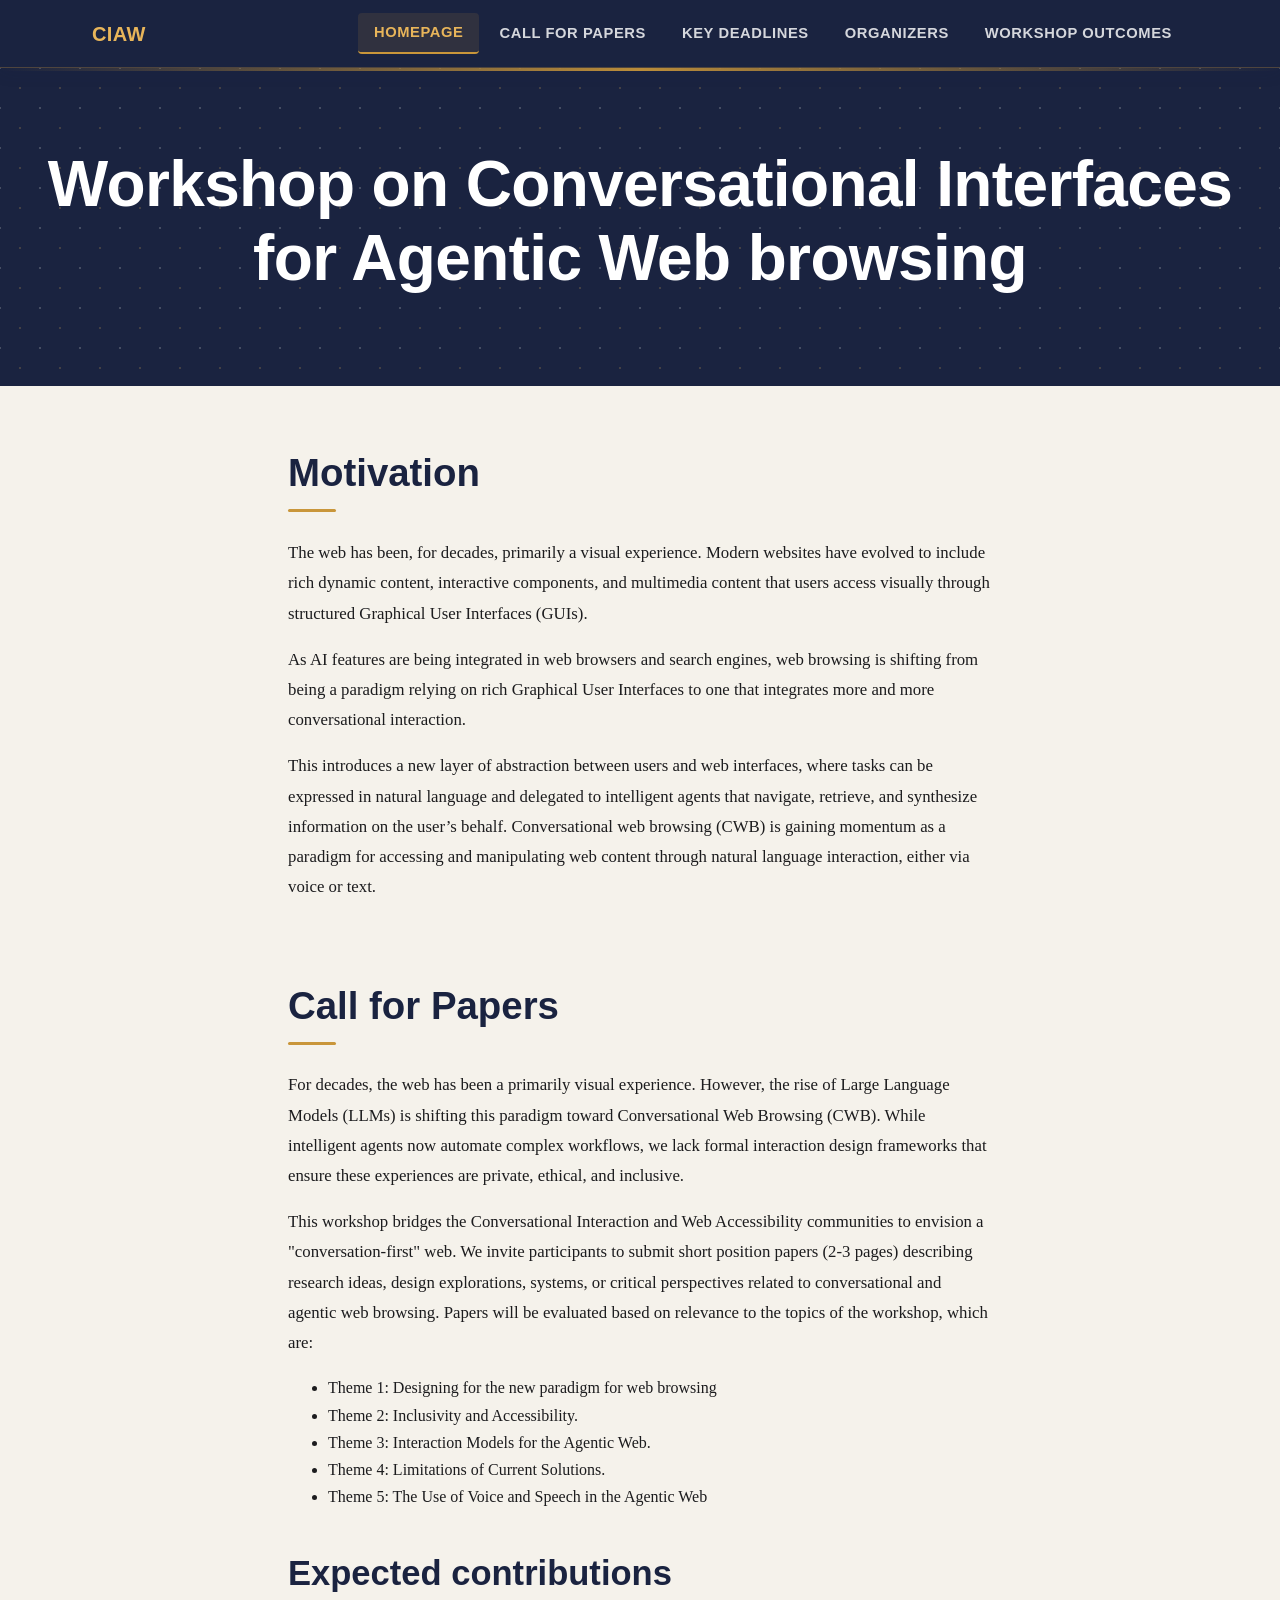
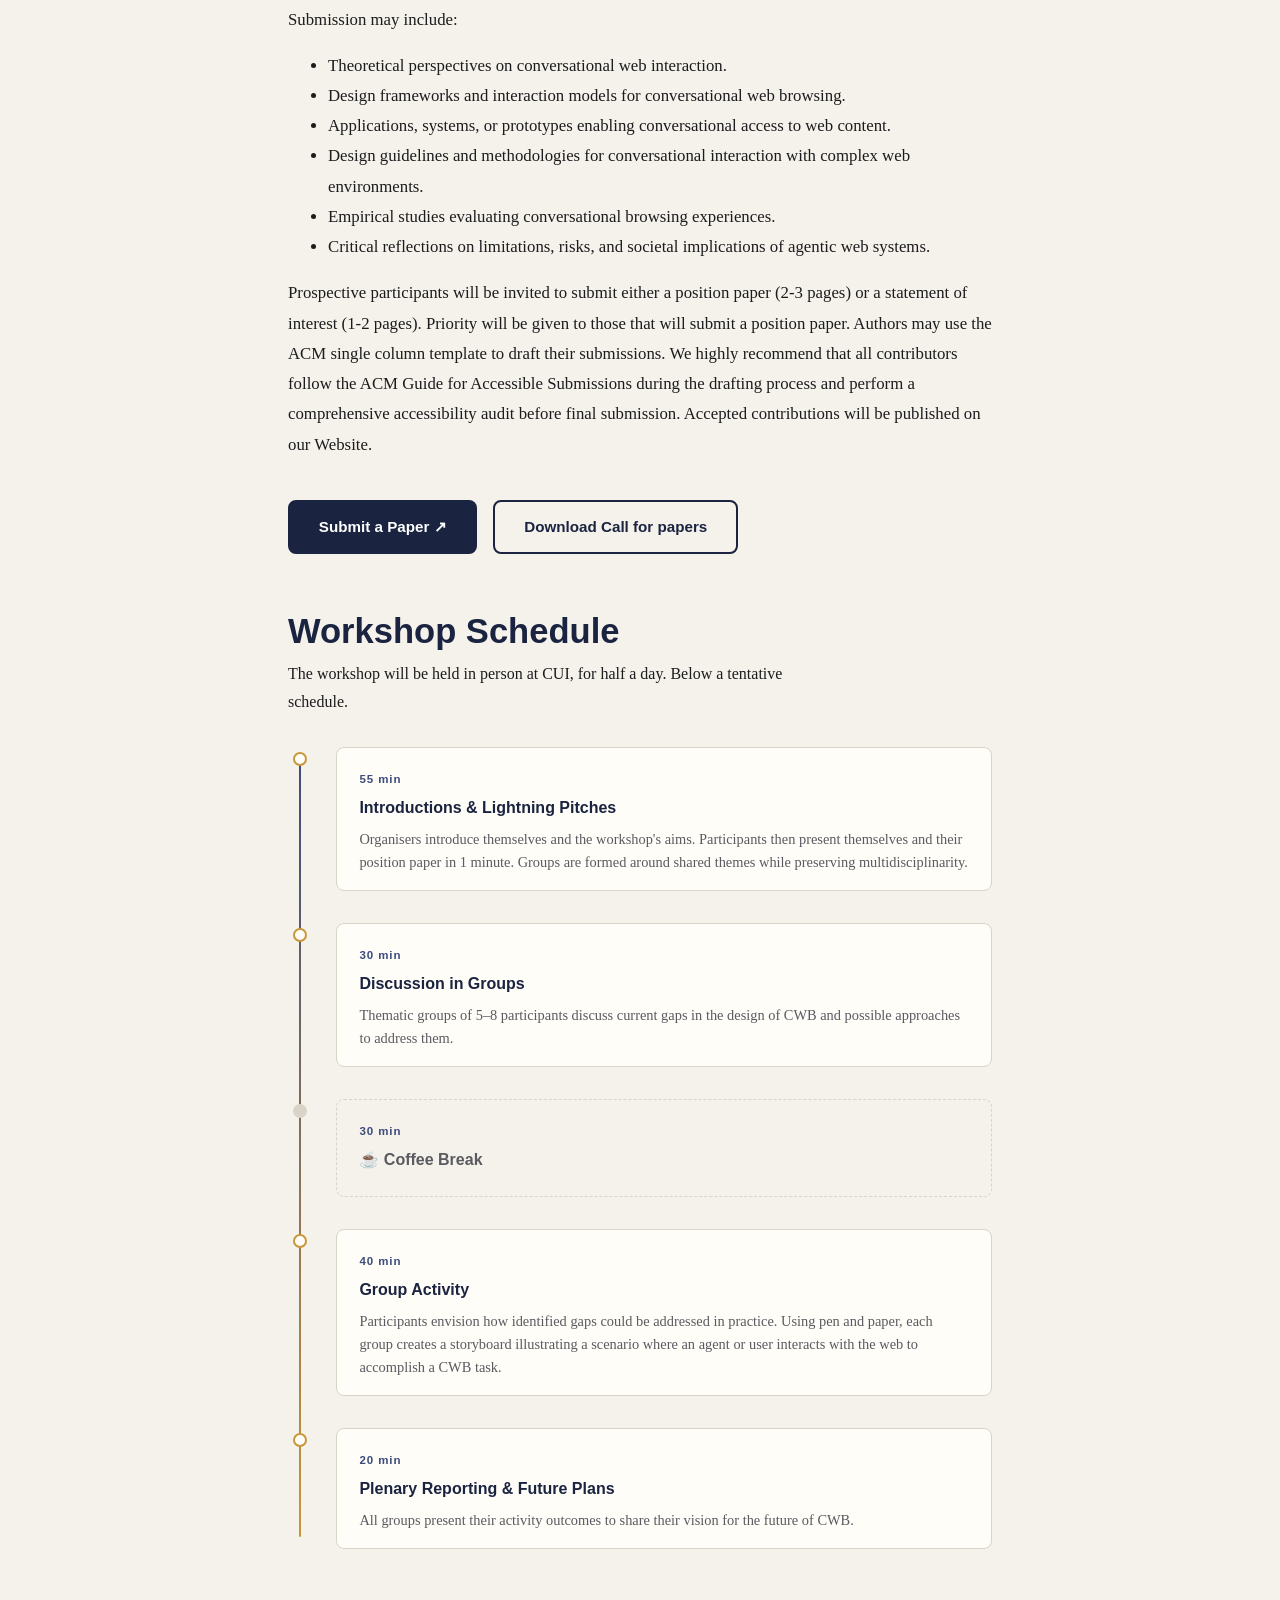
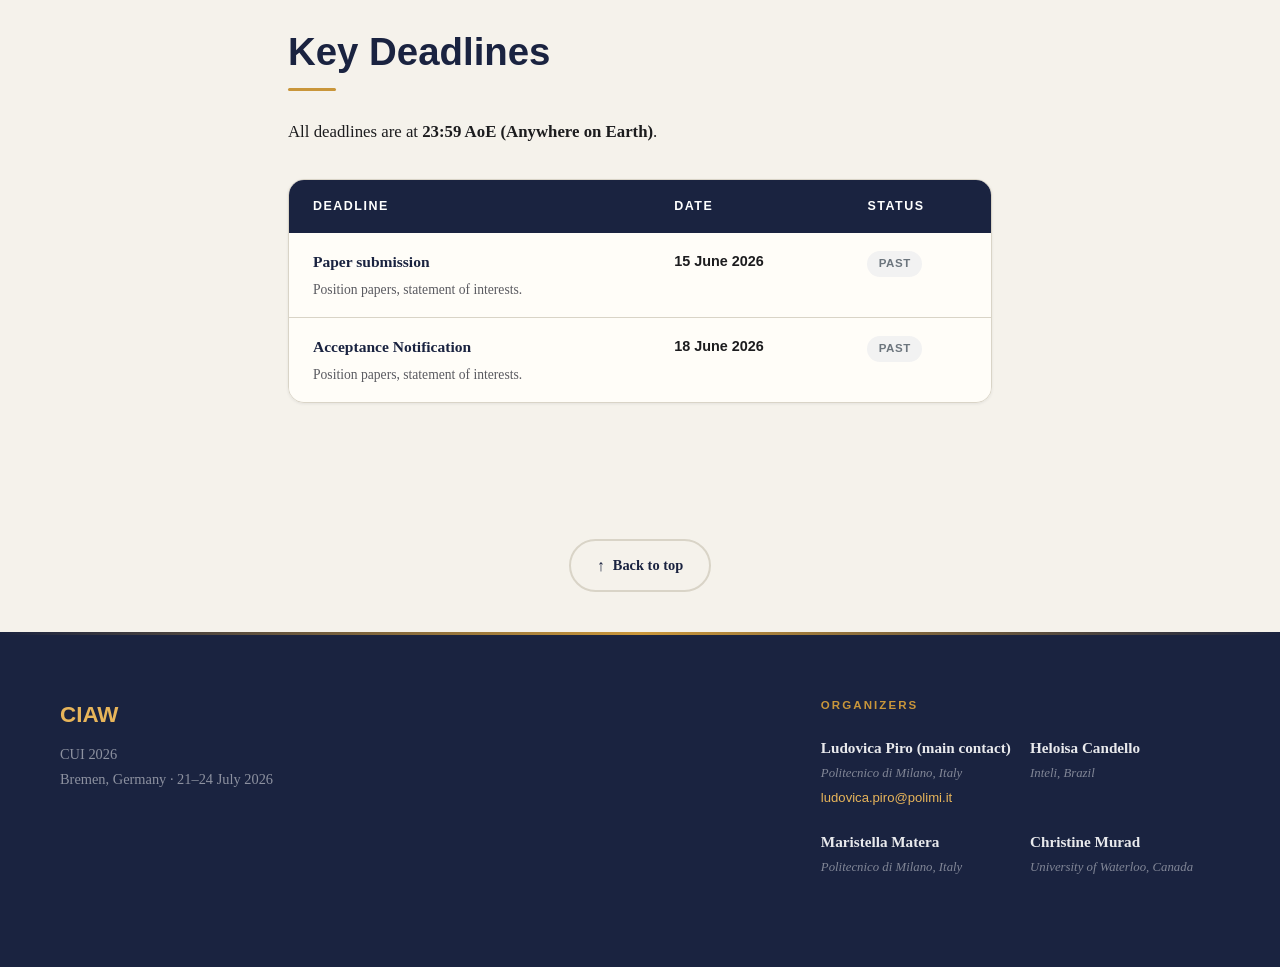
<file: index.html>
<!DOCTYPE html>
<html lang="en">
<head>
  <meta charset="UTF-8" />
  <meta name="viewport" content="width=device-width, initial-scale=1.0" />
  <meta name="description" content="This workshop aims to advance a research agenda for understanding how to design inclusive conversational web browsing, identifying key design challenges, opportunities, and open questions for the CUI community." />
  <title>Workshop on Conversational Interfaces for Agentic Web browsing</title>
  <link rel="stylesheet" href="./stylesheet.css" />
</head>

<body>

  <!-- ── Skip Navigation (WCAG 2.4.1) ─────────────────────────── -->
  <a class="skip-link" href="#main-content">Skip to main content</a>

  <!-- ── Top Navigation ──────────────────────────────────────────── -->
  <nav class="site-nav">
    <div class="nav-inner">

      <!-- Site Name / Logo -->
      <a class="site-name" href="#" aria-label="Workshop go to homepage">
        CIAW
      </a>

      <!-- Mobile Toggle -->
      <button
        class="nav-toggle"
        aria-controls="primary-nav-links"
        aria-expanded="false"
        aria-label="Toggle navigation menu"
        type="button"
      >
        <span class="icon-open"  aria-hidden="true">☰</span>
        <span class="icon-close" aria-hidden="true">✕</span>
      </button>

      <!-- Nav Links -->
      <ul class="nav-links" id="primary-nav-links" role="list">
        <li><a href="#" data-section="top">Homepage</a></li>
        <li><a href="#call-for-papers" data-section="call-for-papers">Call for papers</a></li>
        <li><a href="#key-deadlines" data-section="key-deadlines"> Key deadlines</a></li>
        <li><a href="organizers.html" data-page="organizers.html">Organizers</a></li>
        <li><a href="workshop_outcomes.html" data-page="workshop_outcomes.html">Workshop outcomes</a></li>
      </ul>

    </div>
  </nav>

  <!-- ── Hero Header ──────────────────────────────────────────────── -->
  <header class="site-header">
    <div class="header-inner">
       <!--<span class="header-eyebrow" aria-label="Conference edition">International Symposium · 2026 Edition</span>-->

      <h1 class="header-title">
        Workshop on Conversational Interfaces for Agentic Web browsing
      </h1>

      <!--<p class="header-subtitle">
        A premier venue for researchers and practitioners to share advances in interaction design,
        accessibility, and intelligent systems.
      </p>

      <div class="header-meta" aria-label="Event details">
        <span>15–17 September 2026</span>
        <span>Milan, Italy</span>
        <span>Hybrid Event</span>
      </div>-->
    </div>
  </header>

  <!-- ── Main Content ──────────────────────────────────────────────── -->
  <main id="main-content" class="site-main">

    <!-- ── Section 1: Motivation ─────────────────────────────────── -->
    <section
      id="motivation"
      class="content-section"
      aria-labelledby="motivation-heading"
    >
      <div class="section-header">
        
        <h2 class="section-title" id="motivation-heading">Motivation</h2>
      </div>

      <div class="motivation-text section-body">
        <p>
          The web has been, for decades, primarily a visual experience. Modern websites have evolved to include rich dynamic content, interactive components, and multimedia content that users access visually through structured Graphical User Interfaces (GUIs). 
        </p>
        <p>
          As AI features are being integrated in web browsers and search engines, web browsing is shifting from being a paradigm relying on rich Graphical User Interfaces to one that integrates more and more conversational interaction.
        </p>
        <p>
           This introduces a new layer of abstraction between users and web interfaces, where tasks can be expressed in natural language and delegated to intelligent agents that navigate, retrieve, and synthesize information on the user’s behalf. Conversational web browsing (CWB) is gaining momentum as a paradigm for accessing and manipulating web content through natural language interaction, either via voice or text.
        </p>
      </div>
<!--
      <aside class="motivation-highlight">
        <h3>
          Workshop Themes
        </h3>
        <p class="motivation-quote">
          <ul>
            <li>
              <p>
                Theme 1: Designing for the new paradigm for web browsing
              </p>
            </li>

            <li>
              <p>
                Theme 2: Inclusivity and Accessibility.
              </p>
            </li>

            <li>
              <p>
                Theme 3: Interaction Models for the Agentic Web.
              </p>
            </li>

            <li>
              <p>
                Theme 4: Limitations of Current Solutions.
              </p>
            </li>

            <li>
              <p>
                Theme 5: The Use of Voice and Speech in the Agentic Web
              </p>
            </li>

          </ul>

        </p>
      </aside>
      -->
    </section>

    <!-- ── Section 2: Call for Papers ────────────────────────────── -->
    <section
      id="call-for-papers"
      class="content-section"
      aria-labelledby="cfp-heading"
    >

      <h2 class="section-title" id="cfp-heading">Call for Papers</h2>

      <div class="section-body">
        <p>
          For decades, the web has been a primarily visual experience. However, the rise of Large Language Models (LLMs) is shifting this paradigm toward Conversational Web Browsing (CWB). While intelligent agents now automate complex workflows, we lack formal interaction design frameworks that ensure these experiences are private, ethical, and inclusive.
        </p>
        <p>
          This workshop bridges the Conversational Interaction and Web Accessibility communities to envision a "conversation-first" web. We invite participants to submit short position papers (2-3 pages) describing research ideas, design explorations, systems, or critical perspectives related to conversational and agentic web browsing. Papers will be evaluated based on relevance to the topics of the workshop, which are:
        </p>

      </div>
      <ul class="main-lists" >
        <li>
          <p>
              Theme 1: Designing for the new paradigm for web browsing
          </p>
        </li>

        <li>
          <p>
            Theme 2: Inclusivity and Accessibility.
          </p>
        </li>

        <li>
          <p>
            Theme 3: Interaction Models for the Agentic Web.
          </p>
        </li>

        <li>
          <p>
            Theme 4: Limitations of Current Solutions.
          </p>
        </li>

        <li>
          <p>
            Theme 5: The Use of Voice and Speech in the Agentic Web
          </p>
        </li>

      </ul>

      <div class="section-body">

      <h3 class="section-subtitle">Expected contributions</h3>

      <p>
        Submission may include:
      </p>

      <ul class="main-lists">
        <li>
          <p>
              Theoretical perspectives on conversational web interaction.
          </p>
        </li>

        <li>
          <p>
            Design frameworks and interaction models for conversational web browsing.
          </p>
        </li>

        <li>
          <p>
            Applications, systems, or prototypes enabling conversational access to web content.
          </p>
        </li>

        <li>
          <p>
            Design guidelines and methodologies for conversational interaction with complex web environments.
          </p>
        </li>

        <li>
          <p>
            Empirical studies evaluating conversational browsing experiences.
          </p>
        </li>

        <li>
          <p>
            Critical reflections on limitations, risks, and societal implications of agentic web systems.
          </p>
        </li>

      </ul>      

      <p>
        Prospective participants will be invited to submit either a position paper (2-3 pages) or a statement of interest (1-2 pages). Priority will be given to those that will submit a position paper. Authors may use the ACM single column template to draft their submissions. We highly recommend that all contributors follow the ACM Guide for Accessible Submissions during the drafting process and perform a comprehensive accessibility audit before final submission. Accepted contributions will be published on our Website.
      </p>
      </div>

      <div class="cfp-cta">
        <a href="https://forms.gle/n5X2YuXeFTySZSur6" class="btn-primary" aria-label="Submit a paper to the workshop" target="_blank">
          Submit a Paper ↗
        </a>

         <a class="btn-outline" href="CUI2026_workshop-2.pdf" download="call-workshop-agentic-browsing">Download Call for papers</a>

      </div>

            <!-- Workshop Schedule Timeline -->
      <div class="timeline-section" aria-labelledby="timeline-heading">
        <h3 id="timeline-heading" class="section-subtitle">Workshop Schedule</h3>
        <p class="timeline-intro">
          The workshop will be held in person at CUI, for half a day. Below a tentative schedule.
        </p>
 
        <ol class="timeline" aria-label="Workshop schedule">
 
          <li class="timeline-item">
            <div class="timeline-content">
              <span class="timeline-duration">55 min</span>
              <p class="timeline-title">Introductions &amp; Lightning Pitches</p>
              <p class="timeline-desc">
                Organisers introduce themselves and the workshop's aims. Participants then present
                themselves and their position paper in 1 minute. Groups are formed around shared themes
                while preserving multidisciplinarity.
              </p>
            </div>
          </li>
 
          <li class="timeline-item">
            <div class="timeline-content">
              <span class="timeline-duration">30 min</span>
              <p class="timeline-title">Discussion in Groups</p>
              <p class="timeline-desc">
                Thematic groups of 5–8 participants discuss current gaps in the design of CWB and
                possible approaches to address them.
              </p>
            </div>
          </li>
 
          <li class="timeline-item timeline-break">
            <div class="timeline-content">
              <span class="timeline-duration">30 min</span>
              <p class="timeline-title">☕ Coffee Break</p>
            </div>
          </li>
 
          <li class="timeline-item">
            <div class="timeline-content">
              <span class="timeline-duration">40 min</span>
              <p class="timeline-title">Group Activity</p>
              <p class="timeline-desc">
                Participants envision how identified gaps could be addressed in practice. Using pen
                and paper, each group creates a storyboard illustrating a scenario where an agent or
                user interacts with the web to accomplish a CWB task.
              </p>
            </div>
          </li>
 
          <li class="timeline-item">
            <div class="timeline-content">
              <span class="timeline-duration">20 min</span>
              <p class="timeline-title">Plenary Reporting &amp; Future Plans</p>
              <p class="timeline-desc">
                All groups present their activity outcomes to share their vision for the future of CWB.
              </p>
            </div>
          </li>
 
        </ol>
      </div>



         

    </section>

    <!-- ── Section 3: Key Deadlines ──────────────────────────────── -->
    <section
      id="key-deadlines"
      class="content-section"
      aria-labelledby="deadlines-heading"
    >

      <h2 class="section-title" id="deadlines-heading">Key Deadlines</h2>
        <div class="section-body">
          <p>
            All deadlines are at <strong>23:59 AoE (Anywhere on Earth)</strong>. 
          </p>
        </div>
<!--
      <div class="section-body">
        <ul>
          <li>
            <span class="topic-name">Submission deadline: </span> May 29th 2026
          </li>
          <li>
            <span class="topic-name">Acceptance Notification:</span> June 12th 2026
          </li>
        </ul>
      </div>-->

       <div class="deadlines-table-wrap" role="region" aria-label="Conference deadlines table" tabindex="0">
        <table class="deadlines-table">
          <caption>Key dates and deadlines for Symposium 2026 submissions and notifications</caption>
          <thead>
            <tr>
              <th scope="col">Deadline</th>
              <th scope="col">Date</th>
              <th scope="col">Status</th>
            </tr>
          </thead>
          <tbody>
            <tr>
              <td>
                <p class="deadline-event">Paper submission</p>
                <p class="deadline-note">Position papers, statement of interests.</p>
              </td>
              <td class="deadline-date">15 June 2026</td>
              <td><span class="badge badge-closed">past</span></td>
            </tr>
            <tr>
              <td>
                <p class="deadline-event">Acceptance Notification</p>
                <p class="deadline-note">Position papers, statement of interests.</p>
              </td>
              <td class="deadline-date">18 June 2026</td>
              <td><span class="badge badge-closed">past</span></td>
            </tr>
          </tbody>
        </table>
      </div>

    </section>

  </main>
  <!-- ── Back to Top ─────────────────────────────────────────────── -->
  <div class="back-to-top-wrap">
    <a class="back-to-top" href="#" aria-label="Back to top of page">
      <span class="back-to-top-arrow" aria-hidden="true">↑</span>
      Back to top
    </a>
  </div>


  <!-- ── Footer ──────────────────────────────────────────────────── -->
  <footer class="site-footer" id="contacts-section" role="contentinfo">
    <div class="footer-inner">

      <div class="footer-top">

        <!-- Branding -->
        <div class="footer-brand">
          <p class="footer-brand-name">CIAW</p>
          <p class="footer-brand-desc">
            CUI 2026<br>
            Bremen, Germany · 21–24 July 2026
          </p>
        </div>

        <!-- Contacts -->
        <address>
          <p class="footer-contacts-title">Organizers</p>
          <ul class="contacts-list" role="list">

            <li class="contact-item">
              <span class="contact-name">Ludovica Piro <strong>(main contact)</strong></span>
              <span class="contact-role">Politecnico di Milano, Italy</span>
              <a class="contact-email" href="mailto:ludovica.piro@polimi.it">
                ludovica.piro@polimi.it
              </a>
            </li>

             <li class="contact-item">
              <span class="contact-name">Heloisa Candello</span>
              <span class="contact-role">Inteli, Brazil</span>
             <!--  <a class="contact-email" href="mailto:heloisacsp@gmail.com">
                heloisacsp@gmail.com
              </a> -->
            </li>

            <li class="contact-item">
              <span class="contact-name">Maristella Matera</span>
              <span class="contact-role">Politecnico di Milano, Italy</span>
             <!--  <a class="contact-email" href="mailto:maristella.matera@polimi.it">
                maristella.matera@polimi.it
              </a> -->
            </li>

            <li class="contact-item">
              <span class="contact-name">Christine Murad</span>
              <span class="contact-role">University of Waterloo, Canada</span>
             <!--  <a class="contact-email" href="mailto:c2murad@uwaterloo.ca">
                c2murad@uwaterloo.ca
              </a> -->
            </li>

          </ul>
        </address>

      </div>

    </div>
  </footer>

  <!-- ── Accessible Mobile Nav Script ──────────────────────────── -->
  <script>
    (function () {
      const toggle = document.querySelector('.nav-toggle');
      const navLinks = document.getElementById('primary-nav-links');

      if (!toggle || !navLinks) return;

      toggle.addEventListener('click', function () {
        const expanded = this.getAttribute('aria-expanded') === 'true';
        this.setAttribute('aria-expanded', String(!expanded));
        navLinks.classList.toggle('is-open', !expanded);
      });

      // Close menu on Escape
      document.addEventListener('keydown', function (e) {
        if (e.key === 'Escape' && navLinks.classList.contains('is-open')) {
          toggle.setAttribute('aria-expanded', 'false');
          navLinks.classList.remove('is-open');
          toggle.focus();
        }
      });

      // Close menu when a link is clicked (mobile)
      navLinks.querySelectorAll('a').forEach(function (link) {
        link.addEventListener('click', function () {
          toggle.setAttribute('aria-expanded', 'false');
          navLinks.classList.remove('is-open');
        });
      });
    })();

        // ── Active nav link via IntersectionObserver ──────────────────
    (function () {
      const links = document.querySelectorAll('#primary-nav-links a[data-section]');
 
      function setActive(sectionId) {
        links.forEach(function (link) {
          const isCurrent = link.dataset.section === sectionId;
          if (isCurrent) {
            link.setAttribute('aria-current', 'page');
          } else {
            link.removeAttribute('aria-current');
          }
        });
      }
 
      // Map section IDs to nav link data-section values
      const sections = [
        { id: 'organizers', nav: 'organizers' },
        { id: 'call-for-papers',  nav: 'call-for-papers'  },
        { id: 'accepted-papers',  nav: 'accepted-papers'  },
        { id: 'key-deadlines',  nav: 'key-deadlines'  },
      ];
 
      const observers = [];
 
      sections.forEach(function (s) {
        const el = document.getElementById(s.id);
        if (!el) return;
 
        const observer = new IntersectionObserver(function (entries) {
          entries.forEach(function (entry) {
            if (entry.isIntersecting) setActive(s.nav);
          });
        }, { threshold: 0.25 });
 
        observer.observe(el);
        observers.push(observer);
      });
 
      // Fall back to Homepage when scrolled near the top
      const topObserver = new IntersectionObserver(function (entries) {
        entries.forEach(function (entry) {
          if (entry.isIntersecting) setActive('top');
        });
      }, { threshold: 0.1 });
 
      const header = document.querySelector('.site-header');
      if (header) topObserver.observe(header);
 
      // Set initial state
      setActive('top');
    })();

   /*  (function () {
  const links = document.querySelectorAll('#primary-nav-links a[data-page]');

  function setActiveFromURL() {
    const currentPage = window.location.pathname.split('/').pop() || 'index.html';
    links.forEach(function (link) {
      if (link.getAttribute('data-page') === currentPage) {
        link.setAttribute('aria-current', 'page');
      } else {
        link.removeAttribute('aria-current');
      }
    });
  }

  setActiveFromURL();
  window.addEventListener('popstate', setActiveFromURL);
})(); */

  </script>

</body>
</html>
</file>
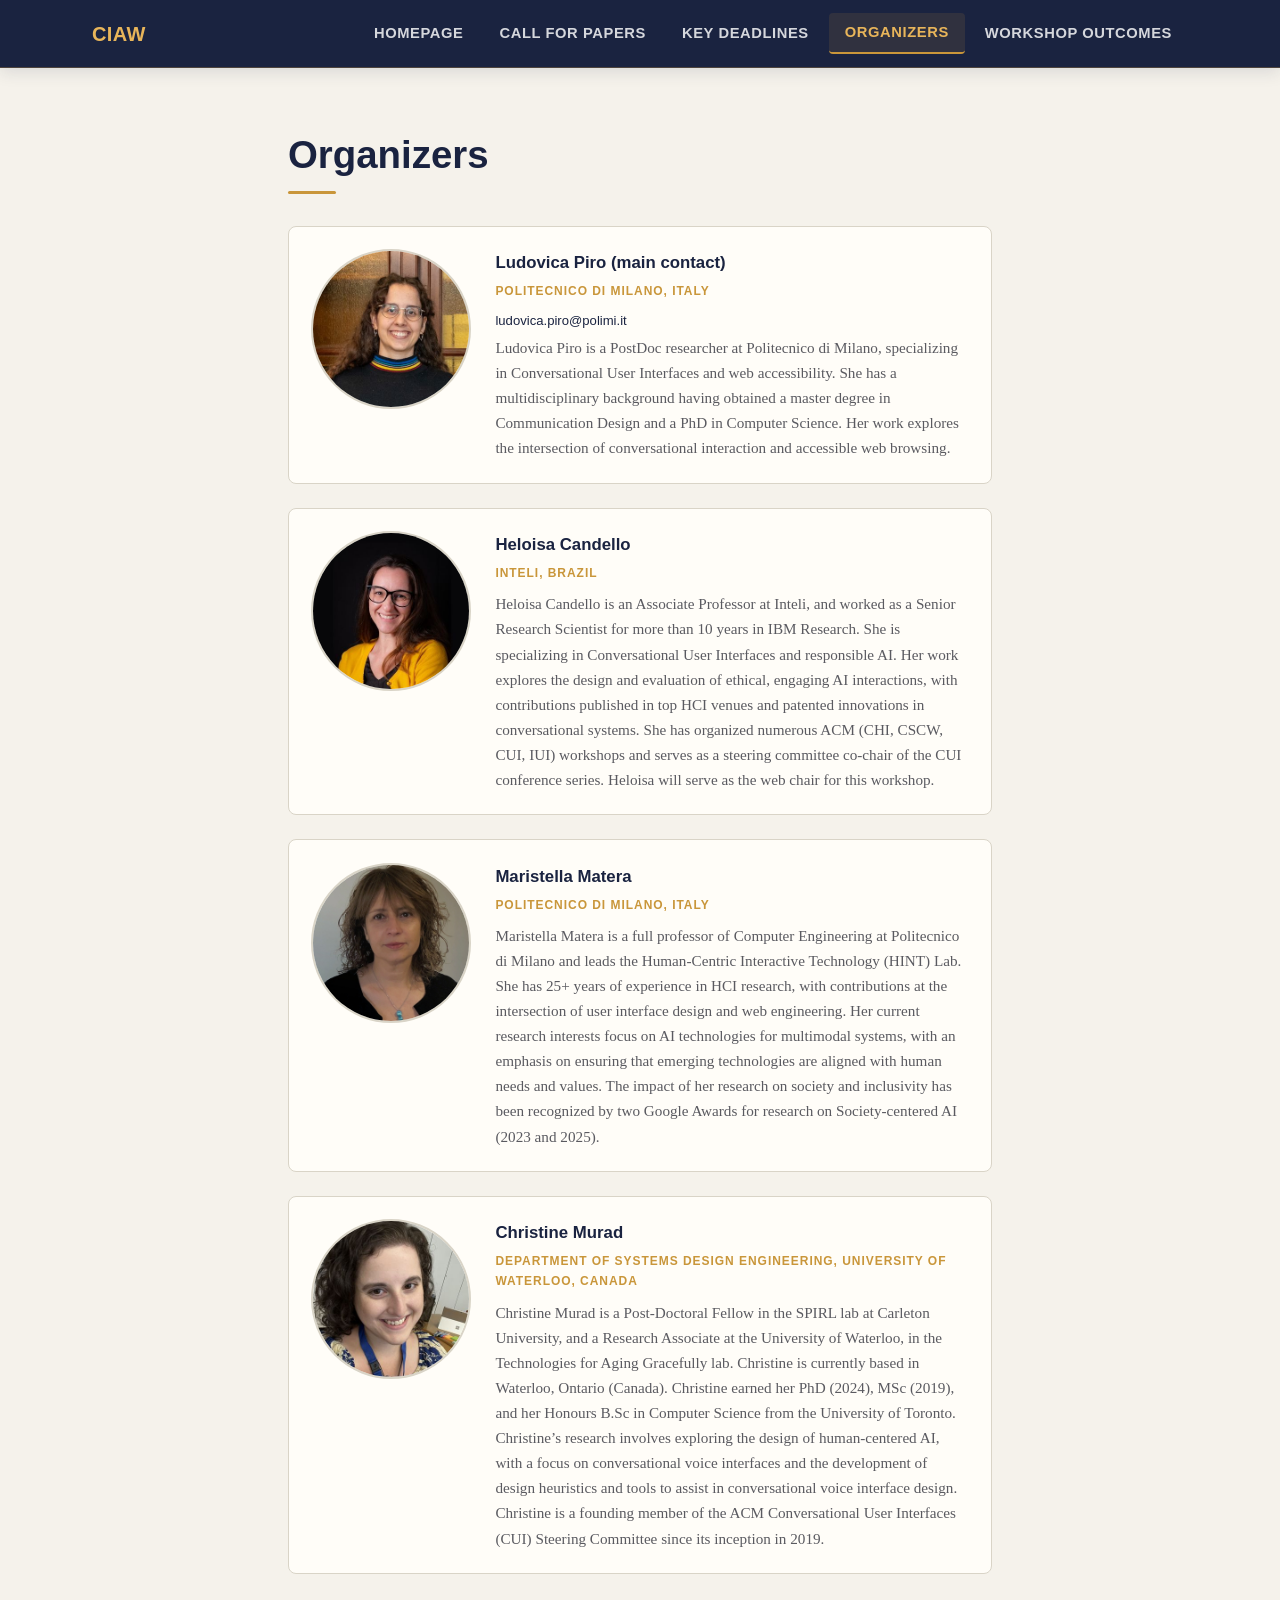
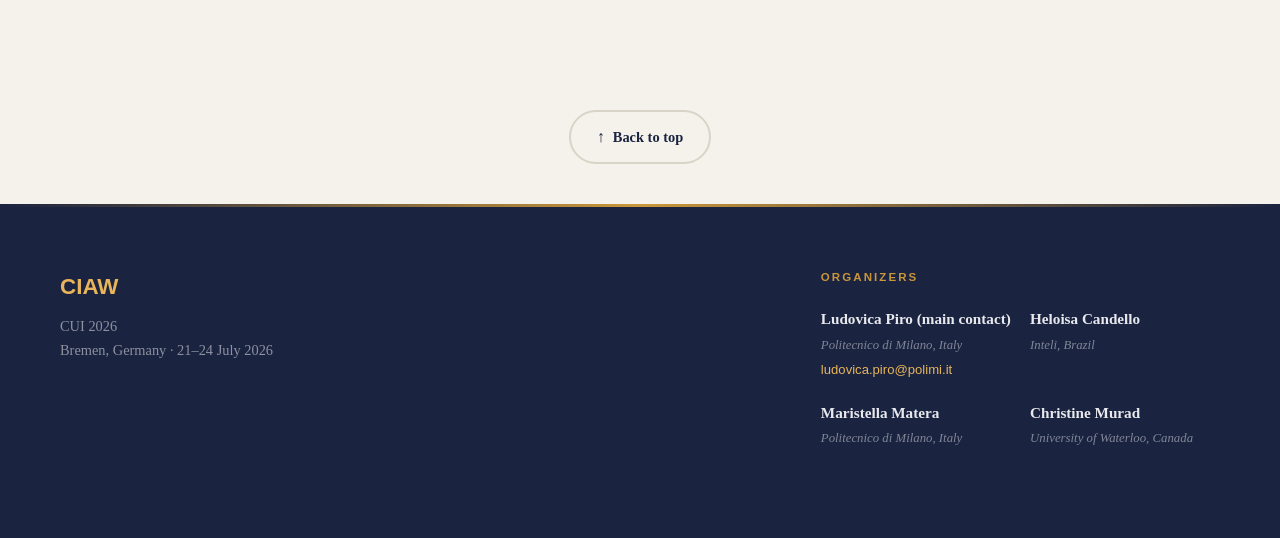
<file: organizers.html>
<!DOCTYPE html>
<html lang="en">
<head>
  <meta charset="UTF-8" />
  <meta name="viewport" content="width=device-width, initial-scale=1.0" />
  <meta name="description" content="This workshop aims to advance a research agenda for understanding how to design inclusive conversational web browsing, identifying key design challenges, opportunities, and open questions for the CUI community." />
  <title>Workshop organizers</title>
  <link rel="stylesheet" href="./stylesheet.css" />
</head>

<body>

  <!-- ── Skip Navigation (WCAG 2.4.1) ─────────────────────────── -->
  <a class="skip-link" href="#main-content">Skip to main content</a>

  <!-- ── Top Navigation ──────────────────────────────────────────── -->
  <nav class="site-nav">
    <div class="nav-inner">

      <!-- Site Name / Logo -->
      <a class="site-name" href="index.html" aria-label="Go to homepage">
        CIAW
      </a>

      <!-- Mobile Toggle -->
      <button
        class="nav-toggle"
        aria-controls="primary-nav-links"
        aria-expanded="false"
        aria-label="Toggle navigation menu"
        type="button"
      >
        <span class="icon-open"  aria-hidden="true">☰</span>
        <span class="icon-close" aria-hidden="true">✕</span>
      </button>

      <!-- Nav Links -->
      <ul class="nav-links" id="primary-nav-links" role="list">
        <li><a href="index.html" data-section="top">Homepage</a></li>
        <li><a href="index.html#call-for-papers" data-section="call-for-papers">Call for papers</a></li>
        <li><a href="index.html#key-deadlines" data-section="key-deadlines"> Key deadlines</a></li>
        <li><a href="organizers.html" data-page="organizers.html">Organizers</a></li>
        <li><a href="workshop_outcomes.html" data-page="workshop_outcomes.html">Workshop outcomes</a></li>
      </ul>

    </div>
  </nav>

  <!-- ── Main Content ──────────────────────────────────────────────── -->
  <main id="main-content" class="site-main">
    
    <section
  id="organizers"
  class="content-section"
  aria-labelledby="organizers-heading"
>
<!--   <p class="section-label" aria-hidden="true">04 — The team</p> -->
  <h2 class="section-title" id="organizers-heading">Organizers</h2>

  <ul class="organizers-list" role="list">
    <li class="organizer-card">
      <img
        class="organizer-avatar"
        src="./images/Piro.JPEG"
        alt=""
        aria-hidden="true"
        width="80"
        height="80"
      >
      <div class="organizer-info">
        <p class="organizer-name">Ludovica Piro (main contact)</p>
        <p class="organizer-role">Politecnico di Milano, Italy</p>
        <a id="main-contact" href="mailto:ludovica.piro@polimi.it">
                ludovica.piro@polimi.it
              </a>
        <p class="organizer-bio">Ludovica Piro is a PostDoc researcher at Politecnico di Milano, specializing in Conversational User Interfaces and web accessibility. She has a multidisciplinary background having obtained a master degree in Communication Design and a PhD in Computer Science. Her work explores the intersection of conversational interaction and accessible web browsing.</p>
      </div>
    </li>

    <li class="organizer-card">
      <img
        class="organizer-avatar"
        src="./images/Candello.JPEG"
        alt=""
        aria-hidden="true"
        width="80"
        height="80"
      >
      <div class="organizer-info">
        <p class="organizer-name">Heloisa Candello</p>
        <p class="organizer-role">Inteli, Brazil</p>
        <p class="organizer-bio">Heloisa Candello is an Associate Professor at Inteli, and worked as a Senior Research Scientist for more than 10 years in IBM Research. She is specializing in Conversational User Interfaces and responsible AI. Her work explores the design and evaluation of ethical, engaging AI interactions, with contributions published in top HCI venues and patented innovations in conversational systems. She has organized numerous ACM (CHI, CSCW, CUI, IUI) workshops and serves as a steering committee co-chair of the CUI conference series. Heloisa will serve as the web chair for this workshop.</p>
      </div>
    </li>

    <li class="organizer-card">

         <img
        class="organizer-avatar"
        src="./images/Matera.JPEG"
        alt=""
        aria-hidden="true"
        width="80"
        height="80"
      >

        <div class="organizer-info">
            <p class="organizer-name">Maristella Matera</p>
            <p class="organizer-role">Politecnico di Milano, Italy</p>
            <p class="organizer-bio">Maristella Matera is a full professor of Computer Engineering at Politecnico di Milano and leads the Human-Centric Interactive Technology (HINT) Lab. She has 25+ years of experience in HCI research, with contributions at the intersection of user interface design and web engineering. Her current research interests focus on AI technologies for multimodal systems, with an emphasis on ensuring that emerging technologies are aligned with human needs and values. The impact of her research on society and inclusivity has been recognized by two Google Awards for research on Society-centered AI (2023 and 2025).</p>
          </div>
    </li>

    <li class="organizer-card">
      <img
        class="organizer-avatar"
        src="./images/Murad.JPEG"
        alt=""
        aria-hidden="true"
        width="80"
        height="80"
      >
      <div class="organizer-info">
        <p class="organizer-name">Christine Murad</p>
        <p class="organizer-role">Department of Systems Design Engineering, University of Waterloo, Canada</p>
        <p class="organizer-bio">Christine Murad is a Post-Doctoral Fellow in the SPIRL lab at Carleton University, and a Research Associate at the University of Waterloo, in the Technologies for Aging Gracefully lab. Christine is currently based in Waterloo, Ontario (Canada). Christine earned her PhD (2024), MSc (2019), and her Honours B.Sc in Computer Science from the University of Toronto. Christine’s research involves exploring the design of human-centered AI, with a focus on conversational voice interfaces and the development of design heuristics and tools to assist in conversational voice interface design. Christine is a founding member of the ACM Conversational User Interfaces (CUI) Steering Committee since its inception in 2019.</p>
      </div>
    </li>


    <!-- repeat for each organizer -->

  </ul>
</section>

  </main>

    <!-- ── Back to Top ─────────────────────────────────────────────── -->
  <div class="back-to-top-wrap">
    <a class="back-to-top" href="#" aria-label="Back to top of page">
      <span class="back-to-top-arrow" aria-hidden="true">↑</span>
      Back to top
    </a>
  </div>


  <!-- ── Footer ──────────────────────────────────────────────────── -->
  <footer class="site-footer" id="contacts-section" role="contentinfo">
    <div class="footer-inner">

      <div class="footer-top">

        <!-- Branding -->
        <div class="footer-brand">
          <p class="footer-brand-name">CIAW</p>
          <p class="footer-brand-desc">
            CUI 2026<br>
            Bremen, Germany · 21–24 July 2026
          </p>
        </div>

        <!-- Contacts -->
        <address>
          <p class="footer-contacts-title">Organizers</p>
          <ul class="contacts-list" role="list">

            <li class="contact-item">
              <span class="contact-name">Ludovica Piro <strong>(main contact)</strong></span>
              <span class="contact-role">Politecnico di Milano, Italy</span>
              <a class="contact-email" href="mailto:ludovica.piro@polimi.it">
                ludovica.piro@polimi.it
              </a>
            </li>

             <li class="contact-item">
              <span class="contact-name">Heloisa Candello</span>
              <span class="contact-role">Inteli, Brazil</span>
             <!--  <a class="contact-email" href="mailto:heloisacsp@gmail.com">
                heloisacsp@gmail.com
              </a> -->
            </li>

            <li class="contact-item">
              <span class="contact-name">Maristella Matera</span>
              <span class="contact-role">Politecnico di Milano, Italy</span>
             <!--  <a class="contact-email" href="mailto:maristella.matera@polimi.it">
                maristella.matera@polimi.it
              </a> -->
            </li>

            <li class="contact-item">
              <span class="contact-name">Christine Murad</span>
              <span class="contact-role">University of Waterloo, Canada</span>
             <!--  <a class="contact-email" href="mailto:c2murad@uwaterloo.ca">
                c2murad@uwaterloo.ca
              </a> -->
            </li>

          </ul>
        </address>

      </div>

    </div>
  </footer>


   <!-- ── Accessible Mobile Nav Script ──────────────────────────── -->
  <script>
    (function () {
      const toggle = document.querySelector('.nav-toggle');
      const navLinks = document.getElementById('primary-nav-links');

      if (!toggle || !navLinks) return;

      toggle.addEventListener('click', function () {
        const expanded = this.getAttribute('aria-expanded') === 'true';
        this.setAttribute('aria-expanded', String(!expanded));
        navLinks.classList.toggle('is-open', !expanded);
      });

      // Close menu on Escape
      document.addEventListener('keydown', function (e) {
        if (e.key === 'Escape' && navLinks.classList.contains('is-open')) {
          toggle.setAttribute('aria-expanded', 'false');
          navLinks.classList.remove('is-open');
          toggle.focus();
        }
      });

      // Close menu when a link is clicked (mobile)
      navLinks.querySelectorAll('a').forEach(function (link) {
        link.addEventListener('click', function () {
          toggle.setAttribute('aria-expanded', 'false');
          navLinks.classList.remove('is-open');
        });
      });
    })();

        // ── Active nav link ──────────────────

    (function () {
  const links = document.querySelectorAll('#primary-nav-links a[data-page]');

  function setActiveFromURL() {
    const currentPage = window.location.pathname.split('/').pop() || 'index.html';
    links.forEach(function (link) {
      if (link.getAttribute('data-page') === currentPage) {
        link.setAttribute('aria-current', 'page');
      } else {
        link.removeAttribute('aria-current');
      }
    });
  }

  setActiveFromURL();
  window.addEventListener('popstate', setActiveFromURL);
})();

  </script>

</body>
</html>
</file>
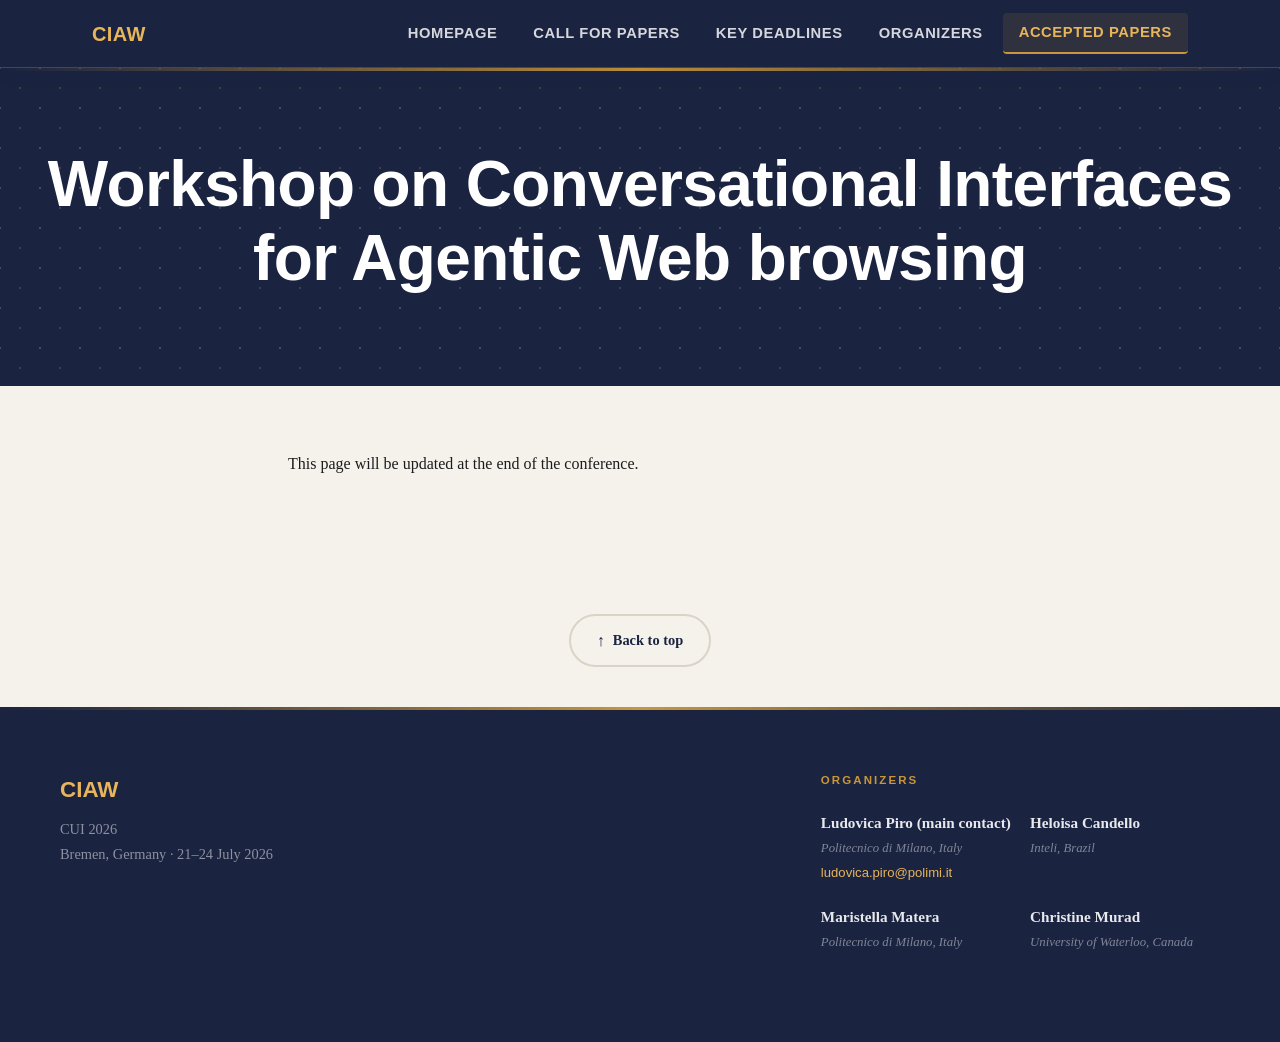
<file: procedings.html>
<!DOCTYPE html>
<html lang="en">
<head>
  <meta charset="UTF-8" />
  <meta name="viewport" content="width=device-width, initial-scale=1.0" />
  <meta name="description" content="This workshop aims to advance a research agenda for understanding how to design inclusive conversational web browsing, identifying key design challenges, opportunities, and open questions for the CUI community." />
  <title>Workshop proceedings</title>
  <link rel="stylesheet" href="./stylesheet.css" />
</head>

<body>

  <!-- ── Skip Navigation (WCAG 2.4.1) ─────────────────────────── -->
  <a class="skip-link" href="#main-content">Skip to main content</a>

  <!-- ── Top Navigation ──────────────────────────────────────────── -->
  <nav class="site-nav">
    <div class="nav-inner">

      <!-- Site Name / Logo -->
      <a class="site-name" href="index.html" aria-label="Go to homepage">
        CIAW
      </a>

      <!-- Mobile Toggle -->
      <button
        class="nav-toggle"
        aria-controls="primary-nav-links"
        aria-expanded="false"
        aria-label="Toggle navigation menu"
        type="button"
      >
        <span class="icon-open"  aria-hidden="true">☰</span>
        <span class="icon-close" aria-hidden="true">✕</span>
      </button>

      <!-- Nav Links -->
      <ul class="nav-links" id="primary-nav-links" role="list">
        <li><a href="index.html" data-section="top">Homepage</a></li>
        <li><a href="index.html#call-for-papers" data-section="call-for-papers">Call for papers</a></li>
        <li><a href="index.html#key-deadlines" data-section="key-deadlines"> Key deadlines</a></li>
        <li><a href="organizers.html" data-page="organizers.html">Organizers</a></li>
        <li><a href="procedings.html" data-page="procedings.html">Accepted papers</a></li>
      </ul>

    </div>
  </nav>

  <!-- ── Hero Header ──────────────────────────────────────────────── -->
  <header class="site-header">
    <div class="header-inner">
       <!--<span class="header-eyebrow" aria-label="Conference edition">International Symposium · 2026 Edition</span>-->

      <h1 class="header-title">
        Workshop on Conversational Interfaces for Agentic Web browsing
      </h1>

      <!--<p class="header-subtitle">
        A premier venue for researchers and practitioners to share advances in interaction design,
        accessibility, and intelligent systems.
      </p>

      <div class="header-meta" aria-label="Event details">
        <span>15–17 September 2026</span>
        <span>Milan, Italy</span>
        <span>Hybrid Event</span>
      </div>-->
    </div>
  </header>

  <!-- ── Main Content ──────────────────────────────────────────────── -->
  <main id="main-content" class="site-main">
    <section id="accepted-papers">
       <p>
        This page will be updated at the end of the conference.
    </p>
    </section>
   
  </main>

    <!-- ── Back to Top ─────────────────────────────────────────────── -->
  <div class="back-to-top-wrap">
    <a class="back-to-top" href="#" aria-label="Back to top of page">
      <span class="back-to-top-arrow" aria-hidden="true">↑</span>
      Back to top
    </a>
  </div>


  <!-- ── Footer ──────────────────────────────────────────────────── -->
  <footer class="site-footer" id="contacts-section" role="contentinfo">
    <div class="footer-inner">

      <div class="footer-top">

        <!-- Branding -->
        <div class="footer-brand">
          <p class="footer-brand-name">CIAW</p>
          <p class="footer-brand-desc">
            CUI 2026<br>
            Bremen, Germany · 21–24 July 2026
          </p>
        </div>

        <!-- Contacts -->
        <address>
          <p class="footer-contacts-title">Organizers</p>
          <ul class="contacts-list" role="list">

            <li class="contact-item">
              <span class="contact-name">Ludovica Piro <strong>(main contact)</strong></span>
              <span class="contact-role">Politecnico di Milano, Italy</span>
              <a class="contact-email" href="mailto:ludovica.piro@polimi.it">
                ludovica.piro@polimi.it
              </a>
            </li>

             <li class="contact-item">
              <span class="contact-name">Heloisa Candello</span>
              <span class="contact-role">Inteli, Brazil</span>
             <!--  <a class="contact-email" href="mailto:heloisacsp@gmail.com">
                heloisacsp@gmail.com
              </a> -->
            </li>

            <li class="contact-item">
              <span class="contact-name">Maristella Matera</span>
              <span class="contact-role">Politecnico di Milano, Italy</span>
             <!--  <a class="contact-email" href="mailto:maristella.matera@polimi.it">
                maristella.matera@polimi.it
              </a> -->
            </li>

            <li class="contact-item">
              <span class="contact-name">Christine Murad</span>
              <span class="contact-role">University of Waterloo, Canada</span>
             <!--  <a class="contact-email" href="mailto:c2murad@uwaterloo.ca">
                c2murad@uwaterloo.ca
              </a> -->
            </li>

          </ul>
        </address>

      </div>

    </div>
  </footer>


   <!-- ── Accessible Mobile Nav Script ──────────────────────────── -->
  <script>
    (function () {
      const toggle = document.querySelector('.nav-toggle');
      const navLinks = document.getElementById('primary-nav-links');

      if (!toggle || !navLinks) return;

      toggle.addEventListener('click', function () {
        const expanded = this.getAttribute('aria-expanded') === 'true';
        this.setAttribute('aria-expanded', String(!expanded));
        navLinks.classList.toggle('is-open', !expanded);
      });

      // Close menu on Escape
      document.addEventListener('keydown', function (e) {
        if (e.key === 'Escape' && navLinks.classList.contains('is-open')) {
          toggle.setAttribute('aria-expanded', 'false');
          navLinks.classList.remove('is-open');
          toggle.focus();
        }
      });

      // Close menu when a link is clicked (mobile)
      navLinks.querySelectorAll('a').forEach(function (link) {
        link.addEventListener('click', function () {
          toggle.setAttribute('aria-expanded', 'false');
          navLinks.classList.remove('is-open');
        });
      });
    })();

        // ── Active nav link via IntersectionObserver ──────────────────
    (function () {
  const links = document.querySelectorAll('#primary-nav-links a[data-page]');

  function setActiveFromURL() {
    const currentPage = window.location.pathname.split('/').pop() || 'index.html';
    links.forEach(function (link) {
      if (link.getAttribute('data-page') === currentPage) {
        link.setAttribute('aria-current', 'page');
      } else {
        link.removeAttribute('aria-current');
      }
    });
  }

  setActiveFromURL();
  window.addEventListener('popstate', setActiveFromURL);
})();

  </script>

</body>
</html>
</file>
<file: stylesheet.css>
/* ─── Design Tokens ─────────────────────────────────────────── */
    :root {
      --clr-bg:          #F5F2EB;
      --clr-surface:     #FFFDF8;
      --clr-navy:        #1A2340;
      --clr-navy-light:  #263059;
      --clr-navy-xlight: #3e4b7d;
      --clr-gold:        #C9963A;
      --clr-gold-light:  #E8B55A;
      --clr-text:        #1C1C1E;
      --clr-text-muted:  #5A5A60;
      --clr-border:      #D9D4C7;
      --clr-focus:       #C9963A;

      /*--font-display:    'Playfair Display', Georgia, serif;*/
      --font-display: 'Manrope', 'Arial', sans-serif;
      --font-body:       'Source Serif 4', 'Georgia', serif;
      --font-mono:       'Manrope', 'Arial', sans-serif;

      --radius-sm:  4px;
      --radius-md:  8px;
      --radius-lg:  16px;

      --shadow-sm:  0 1px 3px rgba(26,35,64,0.08);
      --shadow-md:  0 4px 16px rgba(26,35,64,0.12);
      --shadow-lg:  0 12px 40px rgba(26,35,64,0.16);

      --nav-height: 68px;
    }

    /* ─── Reset & Base ──────────────────────────────────────────── */
    *, *::before, *::after {
      box-sizing: border-box;
      margin: 0;
      padding: 0;
    }

    html {
      scroll-behavior: smooth;
      font-size: 16px;
    }

    body {
      background-color: var(--clr-bg);
      color: var(--clr-text);
      font-family: var(--font-body);
      line-height: 1.7;
      -webkit-font-smoothing: antialiased;
    }

    img { max-width: 100%; height: auto; display: block; }

    /* ─── Focus Visible (WCAG 2.4.7) ───────────────────────────── */
    :focus-visible {
      outline: 3px solid var(--clr-focus);
      outline-offset: 3px;
      border-radius: var(--radius-sm);
    }

    /* Remove default focus for mouse users */
    :focus:not(:focus-visible) {
      outline: none;
    }

    /* ─── Skip Navigation Link (WCAG 2.4.1) ────────────────────── */
    .skip-link {
      position: absolute;
      top: -100%;
      left: 1rem;
      z-index: 9999;
      padding: 0.6rem 1.2rem;
      background: var(--clr-navy);
      color: #fff;
      font-family: var(--font-body);
      font-size: 0.9rem;
      font-weight: 600;
      border-radius: 0 0 var(--radius-md) var(--radius-md);
      text-decoration: none;
      transition: top 0.2s;
    }
    .skip-link:focus {
      top: 0;
    }



    /* ─── Google Fonts ──────────────────────────────────────────── */
    @import url('https://fonts.googleapis.com/css2?family=Playfair+Display:ital,wght@0,400;0,600;0,700;1,400&family=Source+Serif+4:ital,opsz,wght@0,8..60,300;0,8..60,400;0,8..60,600;1,8..60,300&family=JetBrains+Mono:wght@400;600&display=swap');

    /* ─── Top Navigation ────────────────────────────────────────── */
    .site-nav {
      position: sticky;
      top: 0;
      z-index: 100;
      height: var(--nav-height);
      background-color: var(--clr-navy);
      border-bottom: 1px solid rgba(201,150,58,0.3);
      box-shadow: var(--shadow-md);
    }

    .nav-inner {
      max-width: 1160px;
      margin: 0 auto;
      padding: 0 2rem;
      height: 100%;
      display: flex;
      align-items: center;
      justify-content: space-between;
      gap: 2rem;
    }

    .site-name {
      font-family: var(--font-display);
      font-size: 1.25rem;
      font-weight: 700;
      color: var(--clr-gold-light);
      text-decoration: none;
      letter-spacing: 0.02em;
      white-space: nowrap;
    }
    .site-name:hover { color: #fff; }

    /* Hamburger (mobile) */
    .nav-toggle {
      display: none;
      background: none;
      border: 2px solid var(--clr-gold-light);
      border-radius: var(--radius-sm);
      padding: 6px 10px;
      cursor: pointer;
      color: var(--clr-gold-light);
      font-size: 1.2rem;
      line-height: 1;
      transition: background 0.2s;
    }
    .nav-toggle:hover,
    .nav-toggle:focus-visible {
      background: rgba(201,150,58,0.15);
    }
    .nav-toggle[aria-expanded="true"] .icon-open  { display: none; }
    .nav-toggle[aria-expanded="false"] .icon-close { display: none; }

    .nav-links {
      display: flex;
      align-items: center;
      gap: 0.25rem;
      list-style: none;
    }

    .nav-links a {
      display: inline-block;
      padding: 0.45rem 1rem;
      font-family: var(--font-display);
      font-size: 0.92rem;
      font-weight: 600;
      color: rgba(255,255,255,0.82);
      text-decoration: none;
      letter-spacing: 0.04em;
      text-transform: uppercase;
      border-radius: var(--radius-sm);
      transition: color 0.2s, background 0.2s;
    }

    .nav-links a:hover,
    .nav-links a[aria-current="page"] {
      color: var(--clr-gold-light);
      background: rgba(201,150,58,0.12);
    }

    .nav-links a[aria-current="page"] {
      border-bottom: 2px solid var(--clr-gold);
    }

    /* ─── Hero / Header ─────────────────────────────────────────── */
    .site-header {
      background-color: var(--clr-navy);
      position: relative;
      overflow: hidden;
      padding: 5rem 2rem 4.5rem;
      text-align: center;
    }

    /* Subtle decorative pattern */
    /*.site-header::before {
      content: '';
      position: absolute;
      inset: 0;
      background-image:
        radial-gradient(circle at 20% 50%, rgba(201,150,58,0.2) 0%, transparent 55%),
        radial-gradient(circle at 80% 30%, rgba(201,150,58,0.2) 0%, transparent 50%);
      pointer-events: none;
    }*/
        .site-header::before {
      content: '';
      position: absolute;
      inset: 0;
      opacity: 0.2;
      background-image:
        radial-gradient(var(--clr-gold-light) 1px, transparent 1px),
        radial-gradient(var(--clr-bg) 1px, var(--clr-navy) 1px);
      background-size: 40px 40px;
      background-position: 0 0, 20px 20px;
      pointer-events: none;
    }



    /* Thin gold top border */
    .site-header::after {
      content: '';
      position: absolute;
      top: 0; left: 0; right: 0;
      height: 3px;
      background: linear-gradient(90deg, transparent, var(--clr-gold), transparent);
    }

    .header-inner {
      position: relative;
      max-width: 1400px;
      margin: 0 auto;
    }

    .header-eyebrow {
      display: inline-block;
      font-family: var(--font-mono);
      font-size: 0.78rem;
      font-weight: 600;
      letter-spacing: 0.18em;
      text-transform: uppercase;
      color: var(--clr-gold);
      border: 1px solid rgba(201,150,58,0.4);
      padding: 0.3rem 0.9rem;
      border-radius: 100px;
      margin-bottom: 1.8rem;
    }

    .header-title {
      font-family: var(--font-display);
      font-size: clamp(2.2rem, 6vw, 4rem);
      font-weight: 700;
      color: #FFFFFF;
      line-height: 1.15;
      letter-spacing: -0.01em;
      margin-bottom: 1.2rem;
      
    }

    .header-title em {
      font-style: italic;
      color: var(--clr-gold-light);
    }

    .header-subtitle {
      font-size: clamp(1rem, 2.5vw, 1.2rem);
      font-weight: 300;
      color: rgba(255,255,255,0.68);
      max-width: 560px;
      margin: 0 auto 2.4rem;
      line-height: 1.65;
    }

    .header-meta {
      display: flex;
      align-items: center;
      justify-content: center;
      flex-wrap: wrap;
      gap: 1.5rem;
      font-family: var(--font-mono);
      font-size: 0.82rem;
      color: rgba(255,255,255,0.5);
    }

    .header-meta span {
      display: flex;
      align-items: center;
      gap: 0.4rem;
    }

    .header-meta span::before {
      content: '◆';
      color: var(--clr-gold);
      font-size: 0.5rem;
    }

    /* ─── Main Layout ───────────────────────────────────────────── */
    .site-main {
      max-width: 96ch;
      margin: 0 auto;
      padding: 4rem 2rem 6rem;
      display: flex;
      flex-direction: column;
      gap: 5rem;
    }

    /* ─── Section Shared Styles ─────────────────────────────────── */
    .content-section {
      scroll-margin-top: calc(var(--nav-height) + 1.5rem);
      max-width: 96ch;
      /* align-self: center; */
    }

    .section-label {
      font-family: var(--font-mono);
      font-size: 0.72rem;
      font-weight: 600;
      letter-spacing: 0.2em;
      text-transform: uppercase;
      color: var(--clr-gold);
      margin-bottom: 0.6rem;
    }

    .section-title {
      font-family: var(--font-display);
      font-size: clamp(1.6rem, 4vw, 2.4rem);
      font-weight: 700;
      color: var(--clr-navy);
      line-height: 1.2;
      margin-bottom: 1.6rem;
      position: relative;
      padding-bottom: 1rem;
    }

    .section-title::after {
      content: '';
      position: absolute;
      bottom: 0; left: 0;
      width: 48px;
      height: 3px;
      background: var(--clr-gold);
      border-radius: 2px;
    }

    .section-subtitle {
      font-family: var(--font-display);
      font-size: clamp(1.6rem, 2.7vw, 2.4rem);
      font-weight: 700;
      color: var(--clr-navy);
      position: relative;
      margin-top: 2rem;
    }

    .section-body {
      font-size: 1.05rem;
      color: var(--clr-text);
      line-height: 1.8;
      max-width: 96ch;
    }

    .section-body p + p {
      margin-top: 1rem;
    }

    /* ─── Section: Motivation ───────────────────────────────────── */
    #motivation {
      /*display: grid;
      grid-template-columns: 1fr 1fr;*/
      gap: 3rem 4rem;
      align-items: start;
    }

    #motivation .section-header { grid-column: 1 / -1; }

    .motivation-text { grid-column: 1 / 2; }
    .motivation-highlight {
      grid-column: 2 / 3;
      background: var(--clr-navy);
      border-radius: var(--radius-lg);
      padding: 2rem 2.2rem;
      color: rgba(255,255,255,0.85);
      position: relative;
      overflow: hidden;
    }

    .motivation-highlight::before {
      /*content: '"';*/
      position: absolute;
      top: -0.5rem; left: 1rem;
      font-family: var(--font-display);
      font-size: 8rem;
      color: rgba(201,150,58,0.15);
      line-height: 1;
      pointer-events: none;
      aria-hidden: true;
    }

    .motivation-quote {
      /*font-family: var(--font-display);*/
      font-weight: regular;
      font-size: 1.15rem;
      line-height: 1.65;
      color: rgba(255,255,255,0.9);
      position: relative;
      z-index: 1;
    }

    .motivation-quote-attr {
      display: block;
      margin-top: 1rem;
      font-family: var(--font-mono);
      font-style: normal;
      font-size: 0.78rem;
      letter-spacing: 0.1em;
      color: var(--clr-gold-light);
    }

    /* ─── Section: Call for Papers ──────────────────────────────── */
    .main-lists{
      margin-top: 1rem;
      margin-bottom: 1rem;
      padding-inline-start: 40px;
    }

    #call-for-papers .topics-grid {
      margin-top: 2rem;
      display: grid;
      grid-template-columns: repeat(auto-fill, minmax(230px, 1fr));
      gap: 1rem;
    }

    .topic-card {
      background: var(--clr-surface);
      border: 1px solid var(--clr-border);
      border-radius: var(--radius-md);
      padding: 1.4rem 1.6rem;
      transition: border-color 0.2s, box-shadow 0.2s, transform 0.2s;
    }

    .topic-card:hover {
      border-color: var(--clr-gold);
      box-shadow: var(--shadow-md);
      transform: translateY(-2px);
    }

    .topic-icon {
      font-size: 1.6rem;
      margin-bottom: 0.7rem;
      display: block;
    }

    .topic-name {
      font-family: var(--font-display);
      font-size: 1rem;
      font-weight: 600;
      color: var(--clr-navy);
      margin-bottom: 0.4rem;
    }

    .topic-desc {
      font-size: 0.88rem;
      color: var(--clr-text-muted);
      line-height: 1.55;
    }

    .cfp-cta {
      margin-top: 2.5rem;
      display: flex;
      align-items: center;
      gap: 1rem;
      flex-wrap: wrap;
    }

    #download-slide-btn {
      margin-bottom: 2.5rem;
    }

    .btn-primary {
      display: inline-flex;
      align-items: center;
      gap: 0.5rem;
      padding: 0.75rem 1.8rem;
      background: var(--clr-navy);
      color: #fff;
      font-family: var(--font-display);
      font-size: 0.95rem;
      font-weight: 600;
      text-decoration: none;
      border-radius: var(--radius-md);
      border: 2px solid var(--clr-navy);
      cursor: pointer;
      transition: background 0.2s, color 0.2s, transform 0.15s;
    }

    .btn-primary:hover {
      background: var(--clr-navy-light);
      transform: translateY(-1px);
    }

    .btn-outline {
      display: inline-flex;
      align-items: center;
      gap: 0.5rem;
      padding: 0.75rem 1.8rem;
      background: transparent;
      color: var(--clr-navy);
      font-family: var(--font-display);
      font-size: 0.95rem;
      font-weight: 600;
      text-decoration: none;
      border-radius: var(--radius-md);
      border: 2px solid var(--clr-navy);
      cursor: pointer;
      transition: background 0.2s, color 0.2s, transform 0.15s;
    }

    .btn-outline:hover {
      background: var(--clr-navy);
      color: #fff;
      transform: translateY(-1px);
    }

        /* ─── Workshop Timeline ─────────────────────────────────────── */
    .timeline-section {
      margin-top: 3rem;
    }
 
    .timeline-intro {
      font-size: 1rem;
      margin-bottom: 2rem;
      max-width: 64ch;
    }
 
    .timeline {
      position: relative;
      list-style: none;
      padding-left: 0;
      max-width: 840px;
    }
 
    /* Vertical rule */
    .timeline::before {
      content: '';
      position: absolute;
      top: 12px;
      left: 11px;
      width: 2px;
      bottom: 12px;
      background: linear-gradient(to bottom, var(--clr-navy-xlight), var(--clr-gold));
      border-radius: 2px;
    }
 
    .timeline-item {
      position: relative;
      padding: 0 0 2rem 3rem;
      display: block;
    }
 
    .timeline-item:last-child {
      padding-bottom: 0;
    }
 
    /* Dot */
    .timeline-item::before {
      content: '';
      position: absolute;
      left: 5px;
      top: 5px;
      width: 14px;
      height: 14px;
      border-radius: 50%;
      background: var(--clr-surface);
      border: 2px solid var(--clr-gold);
      z-index: 1;
    }
 
    .timeline-item.timeline-break::before {
      background: var(--clr-border);
      border-color: var(--clr-border);
    }
 
    .timeline-content {
      padding: 1rem 1.4rem;
      background: var(--clr-surface);
      border: 1px solid var(--clr-border);
      border-radius: var(--radius-md);
      transition: border-color 0.2s, box-shadow 0.2s;
    }
 
    .timeline-item:not(.timeline-break) .timeline-content:hover {
      border-color: var(--clr-gold);
      box-shadow: var(--shadow-sm);
    }
 
    .timeline-item.timeline-break .timeline-content {
      background: transparent;
      border-style: dashed;
    }
 
    .timeline-duration {
      display: inline-block;
      font-family: var(--font-mono);
      font-size: 0.72rem;
      font-weight: 600;
      letter-spacing: 0.08em;
      color: var(--clr-navy-xlight);
      margin-bottom: 0.3rem;
    }
 
    .timeline-title {
      font-family: var(--font-display);
      font-size: 1rem;
      font-weight: 600;
      color: var(--clr-navy);
      margin-bottom: 0.4rem;
    }
 
    .timeline-item.timeline-break .timeline-title {
      color: var(--clr-text-muted);
    }
 
    .timeline-desc {
      font-size: 0.9rem;
      color: var(--clr-text-muted);
      line-height: 1.6;
    }


    /* ─── Section: Key Deadlines ────────────────────────────────── */
    #key-deadlines .deadlines-table-wrap {
      margin-top: 2rem;
      overflow-x: auto;
      border-radius: var(--radius-lg);
      border: 1px solid var(--clr-border);
      box-shadow: var(--shadow-sm);
      width: 100%;
      align-self: stretch;
    }

    .deadlines-table {
      width: 100%;
      border-collapse: collapse;
      background: var(--clr-surface);
      font-size: 0.97rem;
    }

    .deadlines-table caption {
      /* Visually hidden but available to screen readers */
      position: absolute;
      width: 1px; height: 1px;
      padding: 0; margin: -1px;
      overflow: hidden;
      clip: rect(0,0,0,0);
      white-space: nowrap;
      border: 0;
    }

    .deadlines-table thead {
      background: var(--clr-navy);
      color: #fff;
    }

    .deadlines-table th {
      padding: 1rem 1.5rem;
      text-align: left;
      font-family: var(--font-display);
      font-size: 0.78rem;
      font-weight: 600;
      letter-spacing: 0.12em;
      text-transform: uppercase;
    }

    .deadlines-table td {
      padding: 1rem 1.5rem;
      border-bottom: 1px solid var(--clr-border);
      vertical-align: top;
    }

    .deadlines-table tbody tr:last-child td {
      border-bottom: none;
    }

    .deadlines-table tbody tr:hover {
      background: rgba(201,150,58,0.05);
    }

    .deadline-event {
      font-weight: 600;
      color: var(--clr-navy);
    }

    .deadline-note {
      font-size: 0.85rem;
      color: var(--clr-text-muted);
      margin-top: 0.15rem;
    }

    .deadline-date {
      font-family: var(--font-mono);
      font-size: 0.9rem;
      font-weight: 600;
      white-space: nowrap;
    }

    .badge {
      display: inline-block;
      padding: 0.2rem 0.7rem;
      border-radius: 100px;
      font-family: var(--font-mono);
      font-size: 0.72rem;
      font-weight: 600;
      letter-spacing: 0.05em;
      text-transform: uppercase;
    }

    .badge-upcoming { background: #FEF3CD; color: #92680A; }
    .badge-open     { background: #D4EDDA; color: #195C2A; }
    .badge-closed   { background: #F2F2F2; color: #6C757D; }

    /* ─── Organizers Section ────────────────────────────────────── */
.organizers-list {
  list-style: none;
  display: flex;
  flex-direction: column;
  gap: 1.5rem;
  margin-top: 2rem;
}

.organizer-card {
  display: flex;
  gap: 1.5rem;
  align-items: flex-start;
  background: var(--clr-surface);
  border: 1px solid var(--clr-border);
  border-radius: var(--radius-md);
  padding: 1.4rem;
  transition: border-color 0.2s, box-shadow 0.2s;
}

.organizer-card:hover {
  border-color: var(--clr-gold);
  box-shadow: var(--shadow-sm);
}

.organizer-avatar {
  flex-shrink: 0;
  width: 10em;
  height: 10em;
  border-radius: 50%;
  object-fit: cover;
  background: var(--clr-navy-light);
  border: 2px solid var(--clr-border);
}

.organizer-info {
  display: flex;
  flex-direction: column;
  gap: 0.2rem;
}

.organizer-name {
  font-family: var(--font-display);
  font-size: 1.05rem;
  font-weight: 700;
  color: var(--clr-navy);
}

.organizer-role {
  font-family: var(--font-mono);
  font-size: 0.75rem;
  font-weight: 600;
  letter-spacing: 0.08em;
  text-transform: uppercase;
  color: var(--clr-gold);
  margin-bottom: 0.3rem;
}

.organizer-bio {
  font-size: 0.95rem;
  color: var(--clr-text-muted);
  line-height: 1.65;
}

@media (max-width: 480px) {
  .organizer-card {
    flex-direction: column;
    align-items: center;
    text-align: center;
  }
}

/* -------------- Workshop outcomes --------- */
/* 1 — cursor signals images are clickable */
.gallery-item img {
  cursor: zoom-in;
}

/* .gallery-item:focus-visible {
      outline: 3px solid var(--clr-focus);
      outline-offset: 3px;
    } */

/* 2 — dark navy overlay */
.lightbox {
  display: none;
  position: fixed;
  inset: 0;
  z-index: 500;
  background: rgba(26, 35, 64, 0.93); /* --clr-navy at 93% */
  backdrop-filter: blur(4px);
  align-items: center;
  justify-content: center;
  padding: 1.5rem;
}
.lightbox.is-open { display: flex; animation: lb-fade-in 0.22s ease; }

/* 3 — centred panel, arrows, caption, close button (see file for full block) */

    .lightbox {
      /* Hidden until JS adds .is-open */
      display: none;
      position: fixed;
      inset: 0;
      z-index: 500;
      /* Dark navy overlay following site palette */
      background: rgba(26, 35, 64, 0.93);
      backdrop-filter: blur(4px);
      -webkit-backdrop-filter: blur(4px);
      /* Flex: centre the content panel */
      align-items: center;
      justify-content: center;
      padding: 1.5rem;
    }
 
    .lightbox.is-open {
      display: flex;
      animation: lb-fade-in 0.22s ease;
    }
 
    @keyframes lb-fade-in {
      from { opacity: 0; }
      to   { opacity: 1; }
    }
 
    /* ── Content panel ─────────────────────────────────────────── */
    .lightbox-panel {
      position: relative;
      display: flex;
      align-items: center;
      justify-content: center;
      gap: 1.25rem;
      width: 100%;
      max-width: 1100px;
    }
 
    /* ── Centre column: image + caption ───────────────────────── */
    .lightbox-centre {
      display: flex;
      flex-direction: column;
      align-items: center;
      gap: 1rem;
      min-width: 0;
      flex: 1;
    }
 
    .lightbox-img {
      display: block;
      max-width: 100%;
      max-height: 80vh;
      object-fit: contain;
      border-radius: var(--radius-md);
      box-shadow: var(--shadow-lg);
      animation: lb-zoom-in 0.22s ease;
    }
 
    @keyframes lb-zoom-in {
      from { transform: scale(0.95); opacity: 0; }
      to   { transform: scale(1);    opacity: 1; }
    }
 
    .lightbox-caption {
      font-family: var(--font-body);
      font-size: 0.92rem;
      color: rgba(255, 255, 255, 0.75);
      text-align: center;
      max-width: 60ch;
      line-height: 1.55;
    }
 
    .lightbox-counter {
      font-family: var(--font-mono);
      font-size: 0.75rem;
      letter-spacing: 0.1em;
      color: var(--clr-gold);
      margin-top: 0.1rem;
    }
 
    /* ── Prev / Next arrows ────────────────────────────────────── */
    .lightbox-arrow {
      flex-shrink: 0;
      display: flex;
      align-items: center;
      justify-content: center;
      width: 48px;
      height: 48px;
      background: var(--clr-navy);
      border: 1.5px solid var(--clr-surface);
      border-radius: 50%;
      color: var(--clr-surface);
      font-size: 1.25rem;
      line-height: 1;
      cursor: pointer;
      text-decoration: none;
      transition: background 0.2s, border-color 0.2s, color 0.2s, transform 0.15s;
      user-select: none;
    }
 
    .lightbox-arrow:hover {
      background: var(--clr-gold);
      border-color: var(--clr-gold);
      color: var(--clr-navy);
      transform: scale(1.08);
    }
 
    .lightbox-arrow:focus-visible {
      outline: 3px solid var(--clr-focus);
      outline-offset: 3px;
    }
 
    /* ── Close button ──────────────────────────────────────────── */
    .lightbox-close {
      position: absolute;
      top: -0.1rem;
      right: 0rem;
      /* On smaller screens sit at viewport top-right */
      width: 48px;
      height: 48px;
      display: flex;
      align-items: center;
      justify-content: center;
      background: var(--clr-navy);
      border: 1.5px solid var(--clr-bg);
      border-radius: 50%;
      color: rgba(255, 255, 255, 0.75);
      font-size: 1.1rem;
      cursor: pointer;
      text-decoration: none;
      transition: background 0.2s, color 0.2s;
      z-index: 10;
    }
 
    .lightbox-close:hover { background: var(--clr-gold); color: var(--clr-navy); border: var(--clr-gold); }
    .lightbox-close:focus-visible { outline: 3px solid var(--clr-focus); outline-offset: 3px; }
 
    /* ── Responsive ────────────────────────────────────────────── */
    @media (max-width: 600px) {
      .lightbox-arrow { width: 38px; height: 38px; font-size: 1rem; }
      .lightbox-panel { gap: 0.75rem; }
    }
 
    @media print {
      .lightbox { display: none !important; }
    }


    /* ─── Footer ────────────────────────────────────────────────── */
    .site-footer {
      background-color: var(--clr-navy);
      color: rgba(255,255,255,0.75);
      padding: 4rem 2rem 2.5rem;
      position: relative;
      
    }

    address{font-style: normal;}

    .site-footer::before {
      content: '';
      position: absolute;
      top: 0; left: 0; right: 0;
      height: 3px;
      background: linear-gradient(90deg, transparent, var(--clr-gold), transparent);
    }

    .footer-inner {
      max-width: 1160px;
      margin: 0 auto;
    }

    .footer-top {
      display: grid;
      grid-template-columns: 1fr auto;
      gap: 3rem;
      margin-bottom: 3rem;
      align-items: start;
    }

    .footer-brand-name {
      font-family: var(--font-display);
      font-size: 1.4rem;
      font-weight: 700;
      color: var(--clr-gold-light);
      margin-bottom: 0.5rem;
    }

    .footer-brand-desc {
      font-size: 0.9rem;
      color: rgba(255,255,255,0.5);
      max-width: 36ch;
      min-width: 27ch;
    }

    .footer-contacts-title {
      font-family: var(--font-mono);
      font-weight: 700;
      font-size: 0.72rem;
      letter-spacing: 0.18em;
      text-transform: uppercase;
      color: var(--clr-gold);
      margin-bottom: 1.2rem;
    }

    .contacts-list {
      list-style: none;
      display: grid;
      grid-template-columns: 1fr 1fr;
      gap: 1.2rem;
    }

    .contact-item {
      display: flex;
      flex-direction: column;
      gap: 0.15rem;
    }

    .contact-name {
      font-weight: 600;
      color: rgba(255,255,255,0.9);
      font-size: 0.95rem;
    }

    .contact-role {
      font-size: 0.8rem;
      color: rgba(255,255,255,0.45);
      font-style: italic;
    }

    .contact-email {
      font-family: var(--font-mono);
      font-weight: 400;
      font-size: 0.82rem;
      color: var(--clr-gold-light);
      text-decoration: none;
      transition: color 0.2s;
    }

    .contact-email:hover {
      color: #fff;
      text-decoration: underline;
    }

    .contact-bio {
  font-size: 0.82rem;
  color: rgba(255,255,255,0.45);
  line-height: 1.55;
  margin-top: 0.35rem;
  padding-top: 0.35rem;
  border-top: 1px solid rgba(255,255,255,0.08);
}

#main-contact {
      font-family: var(--font-mono);
      font-weight: 400;
      font-size: 0.82rem;
      color: var(--clr-navy);
      text-decoration: none;
      transition: color 0.2s;
    }
    #main-contact:hover {
      color: var(--clr-focus);
      text-decoration: underline;
    }

    .footer-bottom {
      padding-top: 2rem;
      border-top: 1px solid rgba(255,255,255,0.1);
      display: flex;
      flex-wrap: wrap;
      gap: 1rem;
      align-items: center;
      justify-content: space-between;
      font-size: 0.82rem;
      color: rgba(255,255,255,0.35);
    }

    /* ─── Responsive ────────────────────────────────────────────── */
    @media (max-width: 768px) {
      .nav-toggle { display: flex; }

      .nav-links {
        display: none;
        position: absolute;
        top: var(--nav-height);
        left: 0; right: 0;
        background: var(--clr-navy-light);
        flex-direction: column;
        gap: 0;
        padding: 0.5rem 0;
        box-shadow: var(--shadow-lg);
        border-top: 1px solid rgba(201,150,58,0.2);
      }

      .nav-links.is-open {
        display: flex;
      }

      .nav-links li { width: 100%; }

      .nav-links a {
        display: block;
        padding: 0.85rem 1.5rem;
        border-radius: 0;
        font-size: 1rem;
        border-bottom: 1px solid rgba(255,255,255,0.05);
      }

      .nav-links a[aria-current="page"] {
        border-bottom: 1px solid rgba(255,255,255,0.05);
        border-left: 3px solid var(--clr-gold);
      }

      #motivation {
        grid-template-columns: 1fr;
      }
      .motivation-text,
      .motivation-highlight {
        grid-column: 1 / -1;
      }

      .footer-top {
        grid-template-columns: 1fr;
      }
    }

    @media (max-width: 480px) {
      .site-main { padding: 3rem 1.25rem 4rem; gap: 3.5rem; }
      .site-header { padding: 3.5rem 1.25rem 3rem; }
    }

        /* ─── Back to Top ───────────────────────────────────────────── */
    .back-to-top-wrap {
      display: flex;
      justify-content: center;
      padding: 2.5rem 2rem;
      background: var(--clr-bg);
    }
 
    .back-to-top {
      display: inline-flex;
      align-items: center;
      gap: 0.5rem;
      padding: 0.7rem 1.6rem;
      background: transparent;
      color: var(--clr-navy);
      font-family: var(--font-body);
      font-size: 0.9rem;
      font-weight: 600;
      text-decoration: none;
      border: 2px solid var(--clr-border);
      border-radius: 100px;
      transition: border-color 0.2s, background 0.2s, color 0.2s, transform 0.2s;
    }
 
    .back-to-top:hover {
      border-color: var(--clr-gold);
      background: var(--clr-navy);
      color: var(--clr-gold-light);
      transform: translateY(-2px);
    }
 
    .back-to-top-arrow {
      display: inline-block;
      font-size: 1rem;
      transition: transform 0.2s;
    }
 
    .back-to-top:hover .back-to-top-arrow {
      transform: translateY(-3px);
    }


    /* ─── Print ─────────────────────────────────────────────────── */
    @media print {
      .site-nav, .skip-link, .nav-toggle, .back-to-top-wrap { display: none; }
      .site-header { padding: 2rem; }
      .site-main   { padding: 2rem; }
      .site-footer { padding: 2rem; }
      .deadlines-table th { background: #333; -webkit-print-color-adjust: exact; }
    }
</file>
